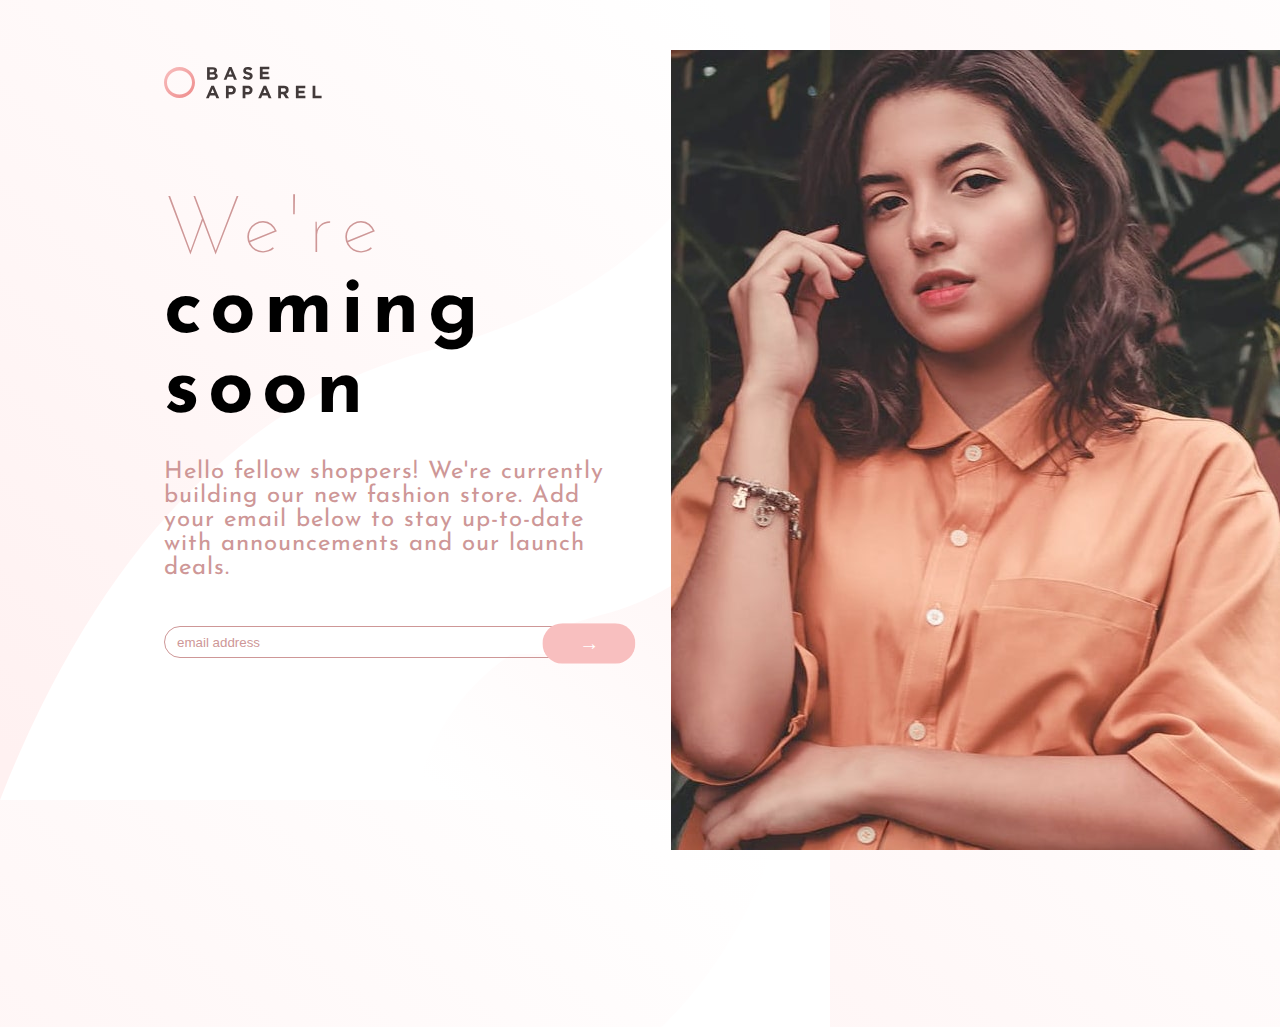
<file: index.html>
<!DOCTYPE html>
<html lang="en">

<head>
  <meta charset="UTF-8">
  <meta name="viewport" content="width=device-width, initial-scale=1.0">
  <!-- displays site properly based on user's device -->

  <link rel="icon" type="image/png" sizes="32x32" href="./images/favicon-32x32.png">
  <link rel="preconnect" href="https://fonts.gstatic.com">
<link href="https://fonts.googleapis.com/css2?family=Josefin+Sans:wght@300;400;600&display=swap" rel="stylesheet">
  
  <link rel="stylesheet" href="style.css">

  <title>Frontend Mentor | Base Apparel coming soon page</title>

  <!-- Feel free to remove these styles or customise in your own stylesheet 👍 -->
  <style>
    .attribution {
      font-size: 11px;
      text-align: center;
    }

    .attribution a {
      color: hsl(228, 45%, 44%);
    }
  </style>
</head>

<body>

<div class="container">



<div class="container__left">
  <img id='logo'src="images/logo.svg" alt="">
  <div class="image__mobile">

  </div>

  <div class="hero">
  
    <div class="hero__text">
      <h1>
        <span> We're </span>
        <span> coming </span>
        <span> soon </span>
      </h1>
    </div>
    <div class="hero__description">
      <p>
        
  Hello fellow shoppers! We're currently building our new fashion store. 
  Add your email below to stay up-to-date with announcements and our launch deals.
      </p>
    </div>
    <div class="hero__button">
      <form action="">
      <input type="email" pattern=".+@gmail.com" size="30" required id="email" placeholder="email address">
      <input type="submit" id="btn" value="→">
      
    </form>
    </div>
  </div>
</div>
<div class="container__right">
  <div class="image__desktop">

  </div>
</div>


</div>


  <!-- 
  


  Email Address

  -->

  
</body>
<script  src="index.js"></script>
</html>
</file>
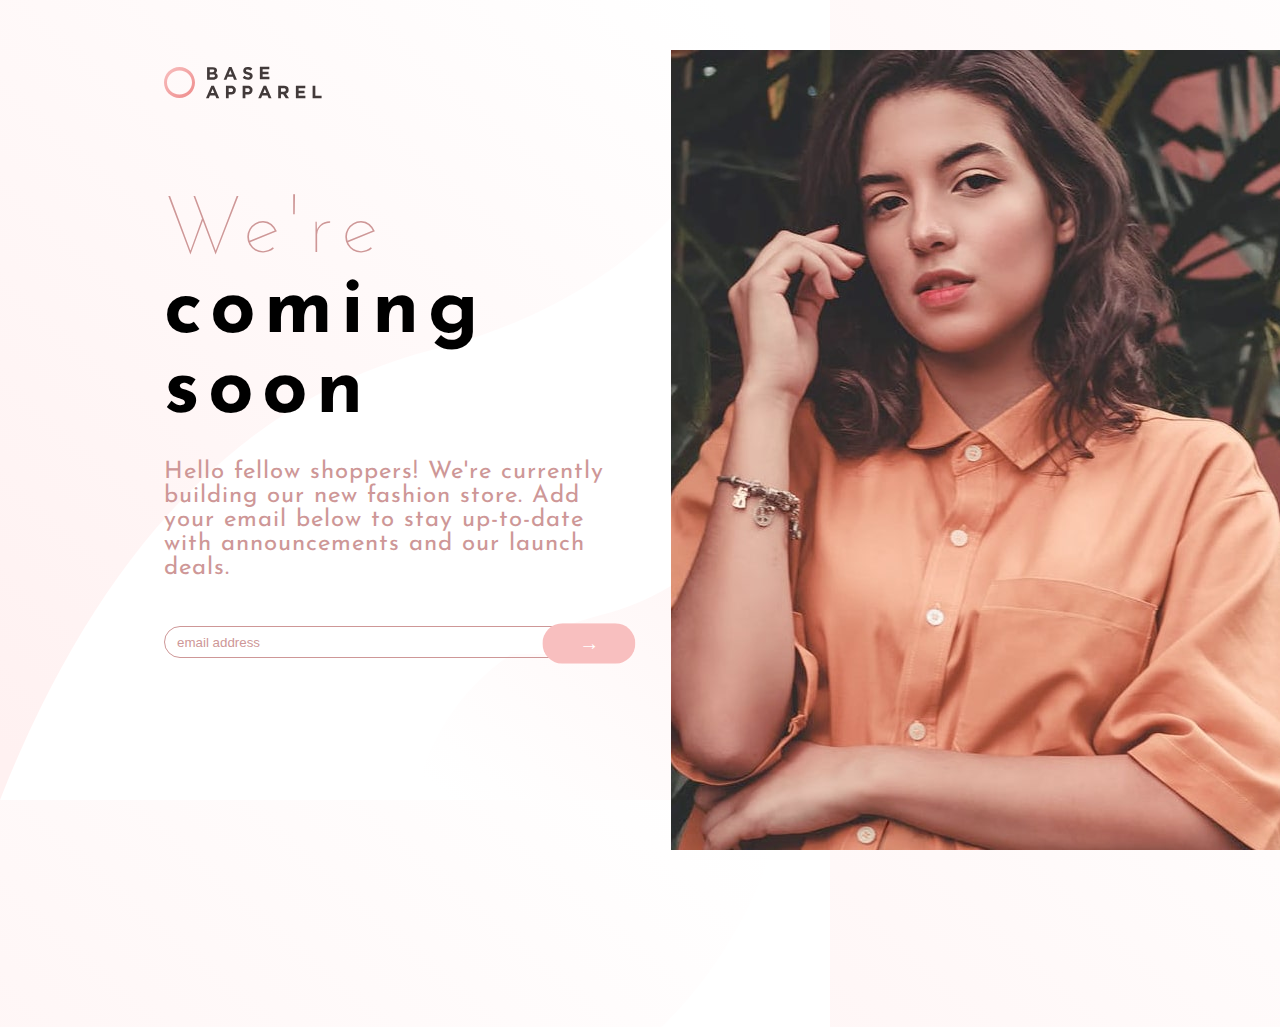
<file: public/index.html>
<!DOCTYPE html>
<html lang="en">

<head>
  <meta charset="UTF-8">
  <meta name="viewport" content="width=device-width, initial-scale=1.0">
  <!-- displays site properly based on user's device -->

  <link rel="icon" type="image/png" sizes="32x32" href="./images/favicon-32x32.png">
  <link rel="preconnect" href="https://fonts.gstatic.com">
<link href="https://fonts.googleapis.com/css2?family=Josefin+Sans:wght@300;400;600&display=swap" rel="stylesheet">
  <link rel="stylesheet" href="../src/style.css">

  <title>Frontend Mentor | Base Apparel coming soon page</title>

  <!-- Feel free to remove these styles or customise in your own stylesheet 👍 -->
  <style>
    .attribution {
      font-size: 11px;
      text-align: center;
    }

    .attribution a {
      color: hsl(228, 45%, 44%);
    }
  </style>
</head>

<body>

<div class="container">



<div class="container__left">
  <img id='logo'src="../public/images/logo.svg" alt="">
  <div class="image__mobile">

  </div>

  <div class="hero">
  
    <div class="hero__text">
      <h1>
        <span> We're </span>
        <span> coming </span>
        <span> soon </span>
      </h1>
    </div>
    <div class="hero__description">
      <p>
        
  Hello fellow shoppers! We're currently building our new fashion store. 
  Add your email below to stay up-to-date with announcements and our launch deals.
      </p>
    </div>
    <div class="hero__button">
      <form action="">
      <input type="email" pattern=".+@gmail.com" size="30" required id="email" placeholder="email address">
      <input type="submit" id="btn" value="→">
      
    </form>
    </div>
  </div>
</div>
<div class="container__right">
  <div class="image__desktop">

  </div>
</div>


</div>


  <!-- 
  


  Email Address

  -->

  
</body>
<script  src="../src/index.js"></script>
</html>
</file>
<file: style.css>
html, body, div, span, applet, object, iframe,
h1, h2, h3, h4, h5, h6, p, blockquote, pre,
a, abbr, acronym, address, big, cite, code,
del, dfn, em, img, ins, kbd, q, s, samp,
small, strike, strong, sub, sup, tt, var,
b, u, i, center,
dl, dt, dd, ol, ul, li,
fieldset, form, label, legend,
table, caption, tbody, tfoot, thead, tr, th, td,
article, aside, canvas, details, embed,
figure, figcaption, footer, header, hgroup,
menu, nav, output, ruby, section, summary,
time, mark, audio, video {
  margin: 0;
  padding: 0;
  border: 0;
  font-size: 100%;
  font: inherit;
  vertical-align: baseline;
}

/* HTML5 display-role reset for older browsers */
article, aside, details, figcaption, figure,
footer, header, hgroup, menu, nav, section {
  display: block;
}

body {
  line-height: 1;
}

ol, ul {
  list-style: none;
}

blockquote, q {
  quotes: none;
}

blockquote:before, blockquote:after,
q:before, q:after {
  content: '';
  content: none;
}

table {
  border-collapse: collapse;
  border-spacing: 0;
}

body {
  font-size: 16px;
  font-family: 'Josefin Sans', sans-serif;
  background-image: url(images/bg-pattern-desktop.svg);
  margin: 0;
}

html {
  overflow-y: hidden;
}

@media (min-width: 40em) {
  html {
    overflow-y: hidden;
  }
}

@media (min-width: 40em) {
  .hide-desktop {
    display: none;
  }
}

@media (max-width: 39.9375em) {
  .hide-mobile {
    display: none;
  }
}

#logo {
  padding-left: 2.625rem;
  padding-top: 1.5rem;
  padding-bottom: 1.5rem;
}

@media (min-width: 40em) {
  #logo {
    padding-left: 10.25rem;
    padding-top: 4.125rem;
  }
}

.hero {
  width: 100%;
  height: 100%;
  display: -webkit-box;
  display: -ms-flexbox;
  display: flex;
  -webkit-box-orient: vertical;
  -webkit-box-direction: normal;
      -ms-flex-flow: column;
          flex-flow: column;
}

.hero__image {
  background-color: magenta;
  background-image: url(../public/images/hero-mobile.jpg);
  background-size: cover;
  background-repeat: no-repeat;
  width: 100%;
  height: 15.625rem;
  -webkit-box-flex: 1;
      -ms-flex-positive: 1;
          flex-grow: 1;
}

@media (min-width: 40em) {
  .hero__image {
    width: 50%;
  }
}

.hero__text {
  margin-top: 4.0625rem;
  text-align: center;
  padding-left: 2.625rem;
  padding-right: 2.625rem;
}

.hero__text h1 {
  font-size: 3rem;
  font-weight: lighter;
  color: #ce9797;
  letter-spacing: 8px;
}

.hero__text span {
  display: block;
}

.hero__text span:not(:first-child) {
  font-weight: bold;
  color: black;
}

@media (min-width: 40em) {
  .hero__text {
    text-align: left;
    padding-left: 10.25rem;
  }
  .hero__text h1 {
    font-size: 5rem;
  }
}

.hero__description {
  margin-top: 1.75rem;
  padding-left: 2.625rem;
  padding-right: 2.625rem;
  color: #ce9797;
  letter-spacing: 1px;
  text-align: center;
}

@media (min-width: 40em) {
  .hero__description {
    text-align: left;
    padding-left: 10.25rem;
    font-size: 1.5rem;
  }
}

.hero__button {
  position: relative;
  text-align: center;
  padding-left: 2.625rem;
  padding-right: 2.625rem;
  margin: 0 auto;
  width: 100%;
}

.hero__button ::-webkit-input-placeholder {
  color: #ce9797;
}

.hero__button :-ms-input-placeholder {
  color: #ce9797;
}

.hero__button ::-ms-input-placeholder {
  color: #ce9797;
}

.hero__button ::placeholder {
  color: #ce9797;
}

@media (min-width: 40em) {
  .hero__button {
    padding-left: 10.25rem;
  }
}

.hero__button form {
  display: -webkit-box;
  display: -ms-flexbox;
  display: flex;
  -webkit-box-orient: horizontal;
  -webkit-box-direction: normal;
      -ms-flex-direction: row;
          flex-direction: row;
  margin-top: 1rem;
  width: 70%;
  border: 1px solid #ce9797;
  border-radius: 30px;
  -webkit-box-shadow: none;
          box-shadow: none;
  border-style: solid;
  padding: .2rem .5rem;
  outline: none;
}

@media (min-width: 40em) {
  .hero__button form {
    margin-top: 2.875rem;
    width: 27.9375rem;
    height: 1.5rem;
  }
}

.hero__button #email {
  border-color: transparent;
  outline: none;
  width: 98%;
}

.hero__button #btn {
  border-color: transparent;
  width: 70px;
  height: 1.7rem;
  border-radius: 30px;
  border-style: solid;
  outline: none;
  -webkit-box-shadow: none;
          box-shadow: none;
  -webkit-transform: scale(1.5);
          transform: scale(1.5);
  color: white;
  background: #f8bfbf;
}

.image {
  background-origin: content-box;
}

.image__desktop {
  display: none;
  -ms-flex-preferred-size: auto;
      flex-basis: auto;
  width: 100%;
}

@media (min-width: 40em) {
  .image__desktop {
    background-position: right;
    display: block;
    -ms-flex-item-align: end;
        align-self: flex-end;
    -webkit-box-flex: 0;
        -ms-flex: 0 0 50%;
            flex: 0 0 50%;
    background-image: url(./images/hero-desktop.jpg);
    background-repeat: no-repeat;
    -webkit-box-ordinal-group: 3;
        -ms-flex-order: 2;
            order: 2;
    height: 100vh;
  }
}

.image__mobile {
  background-image: url(./images/hero-mobile.jpg);
  background-size: cover;
  background-repeat: no-repeat;
  width: 100vw;
  height: 15.625rem;
  -webkit-box-flex: 1;
      -ms-flex-positive: 1;
          flex-grow: 1;
}

@media (min-width: 40em) {
  .image__mobile {
    display: none;
  }
}

.container {
  display: -webkit-box;
  display: -ms-flexbox;
  display: flex;
  -webkit-box-orient: vertical;
  -webkit-box-direction: normal;
      -ms-flex-direction: column;
          flex-direction: column;
}

@media (min-width: 40em) {
  .container {
    -webkit-box-orient: horizontal;
    -webkit-box-direction: normal;
        -ms-flex-direction: row;
            flex-direction: row;
  }
}

.container__left {
  -webkit-box-flex: 0;
      -ms-flex: 0 2 40%;
          flex: 0 2 40%;
}

.container__right {
  -webkit-box-flex: 2;
      -ms-flex: 2 0 auto;
          flex: 2 0 auto;
  display: none;
  -webkit-box-ordinal-group: 2;
      -ms-flex-order: 1;
          order: 1;
}

@media (min-width: 40em) {
  .container__right {
    display: block;
    -webkit-box-ordinal-group: 3;
        -ms-flex-order: 2;
            order: 2;
  }
}
/*# sourceMappingURL=style.css.map */
</file>
<file: src/style.css>
html, body, div, span, applet, object, iframe,
h1, h2, h3, h4, h5, h6, p, blockquote, pre,
a, abbr, acronym, address, big, cite, code,
del, dfn, em, img, ins, kbd, q, s, samp,
small, strike, strong, sub, sup, tt, var,
b, u, i, center,
dl, dt, dd, ol, ul, li,
fieldset, form, label, legend,
table, caption, tbody, tfoot, thead, tr, th, td,
article, aside, canvas, details, embed,
figure, figcaption, footer, header, hgroup,
menu, nav, output, ruby, section, summary,
time, mark, audio, video {
  margin: 0;
  padding: 0;
  border: 0;
  font-size: 100%;
  font: inherit;
  vertical-align: baseline;
}

/* HTML5 display-role reset for older browsers */
article, aside, details, figcaption, figure,
footer, header, hgroup, menu, nav, section {
  display: block;
}

body {
  line-height: 1;
}

ol, ul {
  list-style: none;
}

blockquote, q {
  quotes: none;
}

blockquote:before, blockquote:after,
q:before, q:after {
  content: '';
  content: none;
}

table {
  border-collapse: collapse;
  border-spacing: 0;
}

body {
  font-size: 16px;
  font-family: 'Josefin Sans', sans-serif;
  background-image: url(../public/images/bg-pattern-desktop.svg);
  margin: 0;
}

html {
  overflow-y: hidden;
}

@media (min-width: 40em) {
  html {
    overflow-y: hidden;
  }
}

@media (min-width: 40em) {
  .hide-desktop {
    display: none;
  }
}

@media (max-width: 39.9375em) {
  .hide-mobile {
    display: none;
  }
}

#logo {
  padding-left: 2.625rem;
  padding-top: 1.5rem;
  padding-bottom: 1.5rem;
}

@media (min-width: 40em) {
  #logo {
    padding-left: 10.25rem;
    padding-top: 4.125rem;
  }
}

.hero {
  width: 100%;
  height: 100%;
  display: -webkit-box;
  display: -ms-flexbox;
  display: flex;
  -webkit-box-orient: vertical;
  -webkit-box-direction: normal;
      -ms-flex-flow: column;
          flex-flow: column;
}

.hero__image {
  background-color: magenta;
  background-image: url(../public/images/hero-mobile.jpg);
  background-size: cover;
  background-repeat: no-repeat;
  width: 100%;
  height: 15.625rem;
  -webkit-box-flex: 1;
      -ms-flex-positive: 1;
          flex-grow: 1;
}

@media (min-width: 40em) {
  .hero__image {
    width: 50%;
  }
}

.hero__text {
  margin-top: 4.0625rem;
  text-align: center;
  padding-left: 2.625rem;
  padding-right: 2.625rem;
}

.hero__text h1 {
  font-size: 3rem;
  font-weight: lighter;
  color: #ce9797;
  letter-spacing: 8px;
}

.hero__text span {
  display: block;
}

.hero__text span:not(:first-child) {
  font-weight: bold;
  color: black;
}

@media (min-width: 40em) {
  .hero__text {
    text-align: left;
    padding-left: 10.25rem;
  }
  .hero__text h1 {
    font-size: 5rem;
  }
}

.hero__description {
  margin-top: 1.75rem;
  padding-left: 2.625rem;
  padding-right: 2.625rem;
  color: #ce9797;
  letter-spacing: 1px;
  text-align: center;
}

@media (min-width: 40em) {
  .hero__description {
    text-align: left;
    padding-left: 10.25rem;
    font-size: 1.5rem;
  }
}

.hero__button {
  position: relative;
  text-align: center;
  padding-left: 2.625rem;
  padding-right: 2.625rem;
  margin: 0 auto;
  width: 100%;
}

.hero__button ::-webkit-input-placeholder {
  color: #ce9797;
}

.hero__button :-ms-input-placeholder {
  color: #ce9797;
}

.hero__button ::-ms-input-placeholder {
  color: #ce9797;
}

.hero__button ::placeholder {
  color: #ce9797;
}

@media (min-width: 40em) {
  .hero__button {
    padding-left: 10.25rem;
  }
}

.hero__button form {
  display: -webkit-box;
  display: -ms-flexbox;
  display: flex;
  -webkit-box-orient: horizontal;
  -webkit-box-direction: normal;
      -ms-flex-direction: row;
          flex-direction: row;
  margin-top: 1rem;
  width: 70%;
  border: 1px solid #ce9797;
  border-radius: 30px;
  -webkit-box-shadow: none;
          box-shadow: none;
  border-style: solid;
  padding: .2rem .5rem;
  outline: none;
}

@media (min-width: 40em) {
  .hero__button form {
    margin-top: 2.875rem;
    width: 27.9375rem;
    height: 1.5rem;
  }
}

.hero__button #email {
  border-color: transparent;
  outline: none;
  width: 98%;
}

.hero__button #btn {
  border-color: transparent;
  width: 70px;
  height: 1.7rem;
  border-radius: 30px;
  border-style: solid;
  outline: none;
  -webkit-box-shadow: none;
          box-shadow: none;
  -webkit-transform: scale(1.5);
          transform: scale(1.5);
  color: white;
  background: #f8bfbf;
}

.image {
  background-origin: content-box;
}

.image__desktop {
  display: none;
  -ms-flex-preferred-size: auto;
      flex-basis: auto;
  width: 100%;
}

@media (min-width: 40em) {
  .image__desktop {
    background-position: right;
    display: block;
    -ms-flex-item-align: end;
        align-self: flex-end;
    -webkit-box-flex: 0;
        -ms-flex: 0 0 50%;
            flex: 0 0 50%;
    background-image: url(../public/images/hero-desktop.jpg);
    background-repeat: no-repeat;
    -webkit-box-ordinal-group: 3;
        -ms-flex-order: 2;
            order: 2;
    height: 100vh;
  }
}

.image__mobile {
  background-image: url(../public/images/hero-mobile.jpg);
  background-size: cover;
  background-repeat: no-repeat;
  width: 100vw;
  height: 15.625rem;
  -webkit-box-flex: 1;
      -ms-flex-positive: 1;
          flex-grow: 1;
}

@media (min-width: 40em) {
  .image__mobile {
    display: none;
  }
}

.container {
  display: -webkit-box;
  display: -ms-flexbox;
  display: flex;
  -webkit-box-orient: vertical;
  -webkit-box-direction: normal;
      -ms-flex-direction: column;
          flex-direction: column;
}

@media (min-width: 40em) {
  .container {
    -webkit-box-orient: horizontal;
    -webkit-box-direction: normal;
        -ms-flex-direction: row;
            flex-direction: row;
  }
}

.container__left {
  -webkit-box-flex: 0;
      -ms-flex: 0 2 40%;
          flex: 0 2 40%;
}

.container__right {
  -webkit-box-flex: 2;
      -ms-flex: 2 0 auto;
          flex: 2 0 auto;
  display: none;
  -webkit-box-ordinal-group: 2;
      -ms-flex-order: 1;
          order: 1;
}

@media (min-width: 40em) {
  .container__right {
    display: block;
    -webkit-box-ordinal-group: 3;
        -ms-flex-order: 2;
            order: 2;
  }
}
/*# sourceMappingURL=style.css.map */
</file>
